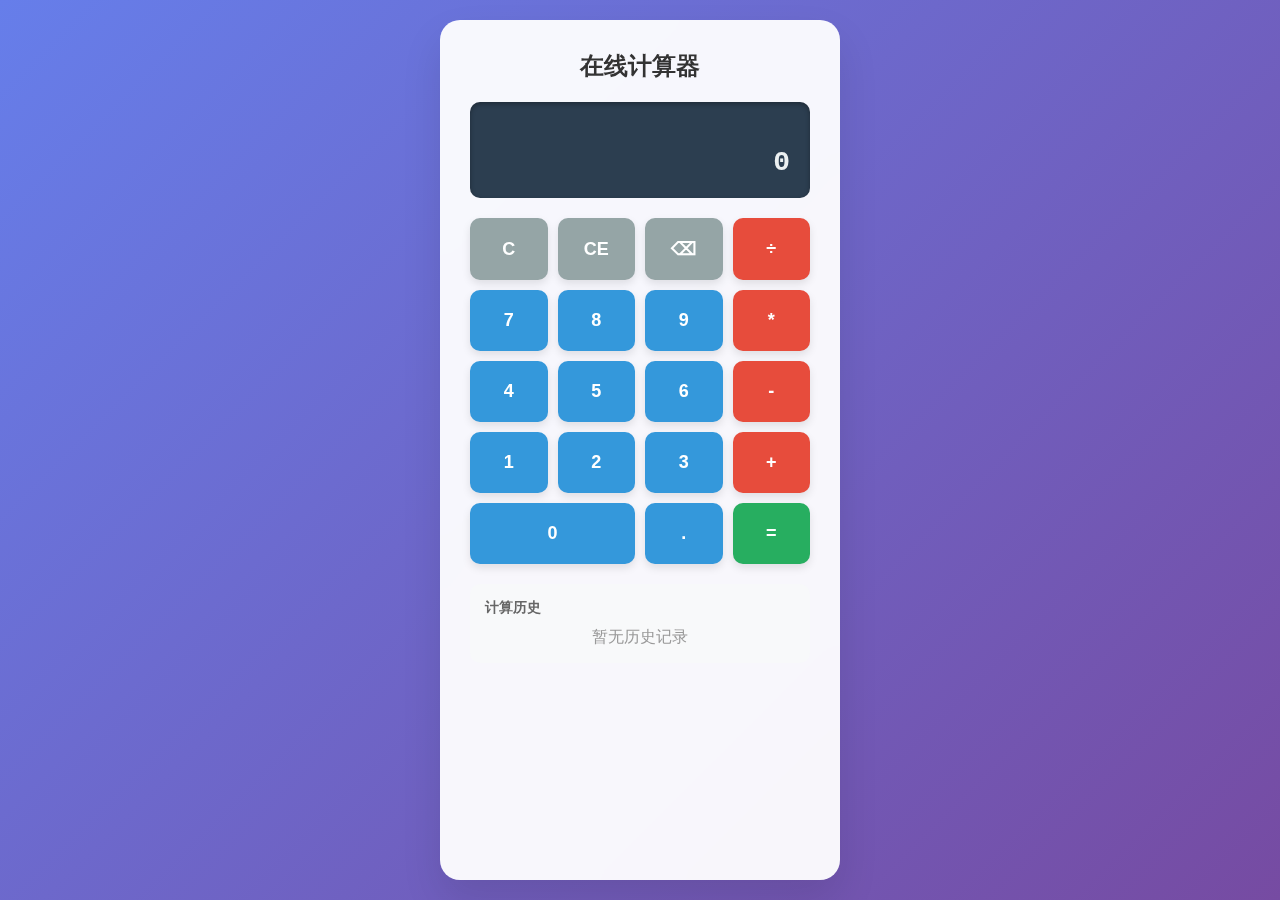
<file: Calculator_page/stastic/index.html>
<!DOCTYPE html>
<html lang="en">
<head>
    <meta charset="UTF-8">
    <meta name="viewport" content="width=device-width, initial-scale=1.0">
    <title>计算器</title>
    <link rel="stylesheet" href="./css/style.css">
</head>
<body>
    <!-- 计算器外壳 -->
    <div class="calculator-container">
        <h1 class="calculator-title">在线计算器</h1>

        <!-- 显示屏：上方表达式 / 下方结果 -->
        <div class="display">
            <div class="expression" id="expression"></div>
            <div class="result" id="result">0</div>
        </div>

        <!-- 按钮网格 -->
        <div class="buttons-grid">
            <!-- 第一行：功能键 & 除号 -->
            <button class="btn btn-function" onclick="clearAll()">C</button>
            <button class="btn btn-function" onclick="clearEntry()">CE</button>
            <button class="btn btn-function" onclick="deleteLast()">⌫</button> <!-- 拼写修正 -->
            <button class="btn btn-operator" onclick="appendOperator('/')">÷</button>

            <!-- 数字与运算符继续按 4 列排 -->
            <button class="btn btn-number" onclick="appendNumber('7')">7</button>
            <button class="btn btn-number" onclick="appendNumber('8')">8</button>
            <button class="btn btn-number" onclick="appendNumber('9')">9</button>
            <button class="btn btn-operator" onclick="appendOperator('*')">*</button>

            <button class="btn btn-number" onclick="appendNumber('4')">4</button>
            <button class="btn btn-number" onclick="appendNumber('5')">5</button>
            <button class="btn btn-number" onclick="appendNumber('6')">6</button>
            <button class="btn btn-operator" onclick="appendOperator('-')">-</button>

            <button class="btn btn-number" onclick="appendNumber('1')">1</button>
            <button class="btn btn-number" onclick="appendNumber('2')">2</button>
            <button class="btn btn-number" onclick="appendNumber('3')">3</button>
            <button class="btn btn-operator" onclick="appendOperator('+')">+</button>

            <!-- 最后一行：0 占两格，小数点，等号 -->
            <button class="btn btn-number btn-zero" onclick="appendNumber('0')">0</button>
            <button class="btn btn-number" onclick="appendDecimal()">.</button>
            <button class="btn btn-equals" onclick="calculate()">=</button>
        </div>

        <!-- 计算历史区 -->
        <div class="history" id="history">
            <div class="history-title">计算历史</div>
            <div id="historyList"></div>
        </div>
    </div>

    <!-- 逻辑代码 -->
    <script src="./js/style.js"></script>
</body>
</html>
</file>
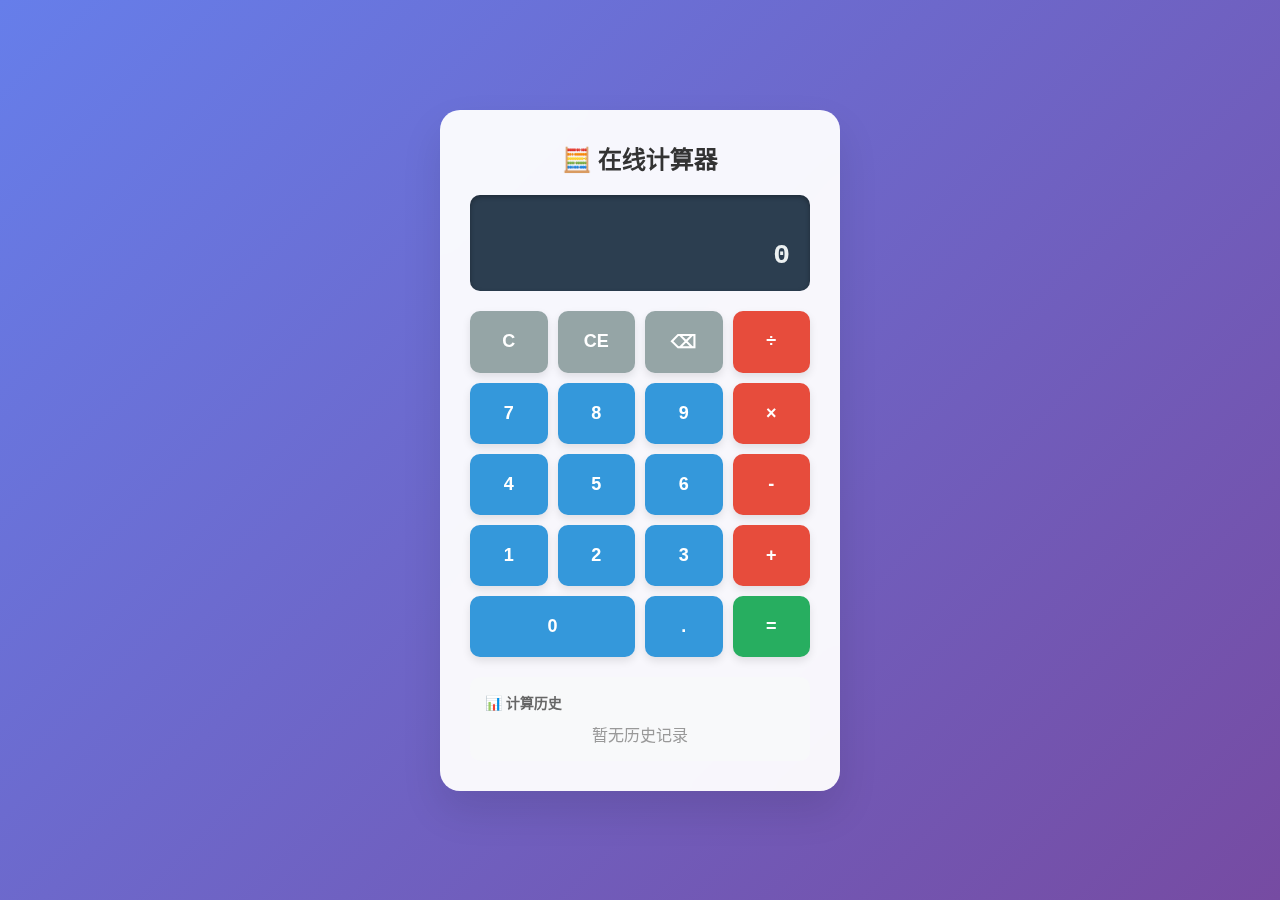
<file: Calculator_page/origin/Calculator.html>
<!DOCTYPE html>
<html lang="zh-CN">
<head>
    <meta charset="UTF-8">
    <meta name="viewport" content="width=device-width, initial-scale=1.0">
    <title>在线计算器</title>
    <style>
        * {
            margin: 0;
            padding: 0;
            box-sizing: border-box;
        }

        body {
            font-family: 'Arial', sans-serif;
            background: linear-gradient(135deg, #667eea 0%, #764ba2 100%);
            min-height: 100vh;
            display: flex;
            justify-content: center;
            align-items: center;
            padding: 20px;
        }

        .calculator-container {
            background: rgba(255, 255, 255, 0.95);
            border-radius: 20px;
            padding: 30px;
            box-shadow: 0 20px 40px rgba(0, 0, 0, 0.1);
            backdrop-filter: blur(10px);
            max-width: 400px;
            width: 100%;
        }

        .calculator-title {
            text-align: center;
            color: #333;
            margin-bottom: 20px;
            font-size: 24px;
            font-weight: bold;
        }

        .display {
            background: #2c3e50;
            color: white;
            font-size: 28px;
            padding: 20px;
            text-align: right;
            border-radius: 10px;
            margin-bottom: 20px;
            min-height: 80px;
            word-wrap: break-word;
            overflow-wrap: break-word;
            font-family: 'Courier New', monospace;
            box-shadow: inset 0 2px 5px rgba(0, 0, 0, 0.3);
        }

        .display .expression {
            font-size: 14px;
            color: #bdc3c7;
            margin-bottom: 5px;
            min-height: 20px;
        }

        .display .result {
            font-size: 28px;
            font-weight: bold;
            color: #ecf0f1;
        }

        .buttons-grid {
            display: grid;
            grid-template-columns: repeat(4, 1fr);
            gap: 10px;
        }

        .btn {
            padding: 20px;
            font-size: 18px;
            border: none;
            border-radius: 10px;
            cursor: pointer;
            transition: all 0.2s ease;
            font-weight: bold;
            box-shadow: 0 4px 8px rgba(0, 0, 0, 0.1);
        }

        .btn:hover {
            transform: translateY(-2px);
            box-shadow: 0 6px 12px rgba(0, 0, 0, 0.15);
        }

        .btn:active {
            transform: translateY(0);
            box-shadow: 0 2px 4px rgba(0, 0, 0, 0.1);
        }

        .btn-number {
            background: #3498db;
            color: white;
        }

        .btn-number:hover {
            background: #2980b9;
        }

        .btn-operator {
            background: #e74c3c;
            color: white;
        }

        .btn-operator:hover {
            background: #c0392b;
        }

        .btn-function {
            background: #95a5a6;
            color: white;
        }

        .btn-function:hover {
            background: #7f8c8d;
        }

        .btn-equals {
            background: #27ae60;
            color: white;
        }

        .btn-equals:hover {
            background: #229954;
        }

        .btn-zero {
            grid-column: span 2;
        }

        .error {
            color: #e74c3c !important;
            font-size: 16px !important;
        }

        .history {
            margin-top: 20px;
            padding: 15px;
            background: #f8f9fa;
            border-radius: 10px;
            max-height: 150px;
            overflow-y: auto;
        }

        .history-title {
            font-size: 14px;
            color: #666;
            margin-bottom: 10px;
            font-weight: bold;
        }

        .history-item {
            font-size: 12px;
            color: #888;
            margin-bottom: 5px;
            padding: 5px;
            background: white;
            border-radius: 5px;
            border-left: 3px solid #3498db;
        }

        @media (max-width: 480px) {
            .calculator-container {
                padding: 20px;
            }
            
            .btn {
                padding: 15px;
                font-size: 16px;
            }
            
            .display {
                font-size: 24px;
                padding: 15px;
            }
        }
    </style>
</head>
<body>
    <div class="calculator-container">
        <h1 class="calculator-title">🧮 在线计算器</h1>
        
        <div class="display">
            <div class="expression" id="expression"></div>
            <div class="result" id="result">0</div>
        </div>

        <div class="buttons-grid">
            <button class="btn btn-function" onclick="clearAll()">C</button>
            <button class="btn btn-function" onclick="clearEntry()">CE</button>
            <button class="btn btn-function" onclick="deleteLast()">⌫</button>
            <button class="btn btn-operator" onclick="appendOperator('/')">÷</button>
            
            <button class="btn btn-number" onclick="appendNumber('7')">7</button>
            <button class="btn btn-number" onclick="appendNumber('8')">8</button>
            <button class="btn btn-number" onclick="appendNumber('9')">9</button>
            <button class="btn btn-operator" onclick="appendOperator('*')">×</button>
            
            <button class="btn btn-number" onclick="appendNumber('4')">4</button>
            <button class="btn btn-number" onclick="appendNumber('5')">5</button>
            <button class="btn btn-number" onclick="appendNumber('6')">6</button>
            <button class="btn btn-operator" onclick="appendOperator('-')">-</button>
            
            <button class="btn btn-number" onclick="appendNumber('1')">1</button>
            <button class="btn btn-number" onclick="appendNumber('2')">2</button>
            <button class="btn btn-number" onclick="appendNumber('3')">3</button>
            <button class="btn btn-operator" onclick="appendOperator('+')">+</button>
            
            <button class="btn btn-number btn-zero" onclick="appendNumber('0')">0</button>
            <button class="btn btn-number" onclick="appendDecimal()">.</button>
            <button class="btn btn-equals" onclick="calculate()">=</button>
        </div>

        <div class="history" id="history">
            <div class="history-title">📊 计算历史</div>
            <div id="historyList"></div>
        </div>
    </div>

    <script>
        let currentExpression = '';
        let currentResult = '0';
        let history = [];
        let shouldResetDisplay = false;

        function updateDisplay() {
            document.getElementById('expression').textContent = currentExpression;
            document.getElementById('result').textContent = currentResult;
        }

        function appendNumber(num) {
            if (shouldResetDisplay) {
                currentExpression = '';
                shouldResetDisplay = false;
            }
            
            // 防止多个前导零
            if (currentExpression === '0' && num === '0') return;
            if (currentExpression === '0' && num !== '0') {
                currentExpression = num;
            } else {
                currentExpression += num;
            }
            updateDisplay();
        }

        function appendOperator(operator) {
            if (shouldResetDisplay) {
                currentExpression = currentResult;
                shouldResetDisplay = false;
            }
            
            // 防止连续输入运算符
            const lastChar = currentExpression.slice(-1);
            if (['+', '-', '*', '/'].includes(lastChar)) {
                currentExpression = currentExpression.slice(0, -1);
            }
            
            currentExpression += operator;
            updateDisplay();
        }

        function appendDecimal() {
            if (shouldResetDisplay) {
                currentExpression = '0';
                shouldResetDisplay = false;
            }
            
            // 获取当前数字部分
            const parts = currentExpression.split(/[\+\-\*\/]/);
            const currentNumber = parts[parts.length - 1];
            
            // 如果当前数字已经包含小数点，则不再添加
            if (currentNumber.includes('.')) return;
            
            // 如果当前数字为空或运算符后，添加0.
            if (currentNumber === '' || ['+', '-', '*', '/'].includes(currentExpression.slice(-1))) {
                currentExpression += '0.';
            } else {
                currentExpression += '.';
            }
            
            updateDisplay();
        }

        function clearAll() {
            currentExpression = '';
            currentResult = '0';
            shouldResetDisplay = false;
            updateDisplay();
        }

        function clearEntry() {
            currentExpression = '';
            updateDisplay();
        }

        function deleteLast() {
            if (currentExpression.length > 0) {
                currentExpression = currentExpression.slice(0, -1);
                updateDisplay();
            }
        }

        function calculate() {
            if (currentExpression === '') return;
            
            try {
                // 替换显示符号为计算符号
                let expression = currentExpression.replace(/×/g, '*').replace(/÷/g, '/');
                
                // 检查表达式是否有效
                if (!isValidExpression(expression)) {
                    throw new Error('无效表达式');
                }
                
                // 计算结果
                let result = eval(expression);
                
                // 处理结果
                if (isNaN(result) || !isFinite(result)) {
                    throw new Error('数学错误');
                }
                
                // 格式化结果
                if (Number.isInteger(result)) {
                    currentResult = result.toString();
                } else {
                    // 保留最多8位小数，避免浮点数精度问题
                    currentResult = parseFloat(result.toFixed(8)).toString();
                }
                
                // 添加到历史记录
                addToHistory(currentExpression, currentResult);
                
                shouldResetDisplay = true;
                
            } catch (error) {
                currentResult = '错误';
                document.getElementById('result').classList.add('error');
                setTimeout(() => {
                    document.getElementById('result').classList.remove('error');
                    currentResult = '0';
                    updateDisplay();
                }, 2000);
            }
            
            updateDisplay();
        }

        function isValidExpression(expr) {
            // 检查括号是否匹配
            let parentheses = 0;
            for (let char of expr) {
                if (char === '(') parentheses++;
                if (char === ')') parentheses--;
                if (parentheses < 0) return false;
            }
            if (parentheses !== 0) return false;
            
            // 检查是否以运算符结尾
            if (['+', '-', '*', '/'].includes(expr.slice(-1))) return false;
            
            // 检查是否包含非法字符
            if (!/^[0-9+\-*/().\s]+$/.test(expr)) return false;
            
            return true;
        }

        function addToHistory(expression, result) {
            const historyItem = {
                expression: expression,
                result: result,
                timestamp: new Date().toLocaleTimeString()
            };
            
            history.unshift(historyItem);
            
            // 只保留最近10条记录
            if (history.length > 10) {
                history = history.slice(0, 10);
            }
            
            updateHistoryDisplay();
        }

        function updateHistoryDisplay() {
            const historyList = document.getElementById('historyList');
            historyList.innerHTML = '';
            
            if (history.length === 0) {
                historyList.innerHTML = '<div style="color: #999; text-align: center;">暂无历史记录</div>';
                return;
            }
            
            history.forEach(item => {
                const historyDiv = document.createElement('div');
                historyDiv.className = 'history-item';
                historyDiv.innerHTML = `
                    <div style="font-size: 11px; color: #999; margin-bottom: 2px;">${item.timestamp}</div>
                    <div>${item.expression} = ${item.result}</div>
                `;
                historyList.appendChild(historyDiv);
            });
        }

        // 键盘支持
        document.addEventListener('keydown', function(event) {
            const key = event.key;
            
            if (key >= '0' && key <= '9') {
                appendNumber(key);
            } else if (['+', '-', '*', '/'].includes(key)) {
                appendOperator(key);
            } else if (key === '.') {
                appendDecimal();
            } else if (key === 'Enter' || key === '=') {
                calculate();
            } else if (key === 'Escape') {
                clearAll();
            } else if (key === 'Backspace') {
                deleteLast();
            }
        });

        // 初始化显示
        updateDisplay();
        updateHistoryDisplay();
    </script>
</body>
</html>
</file>
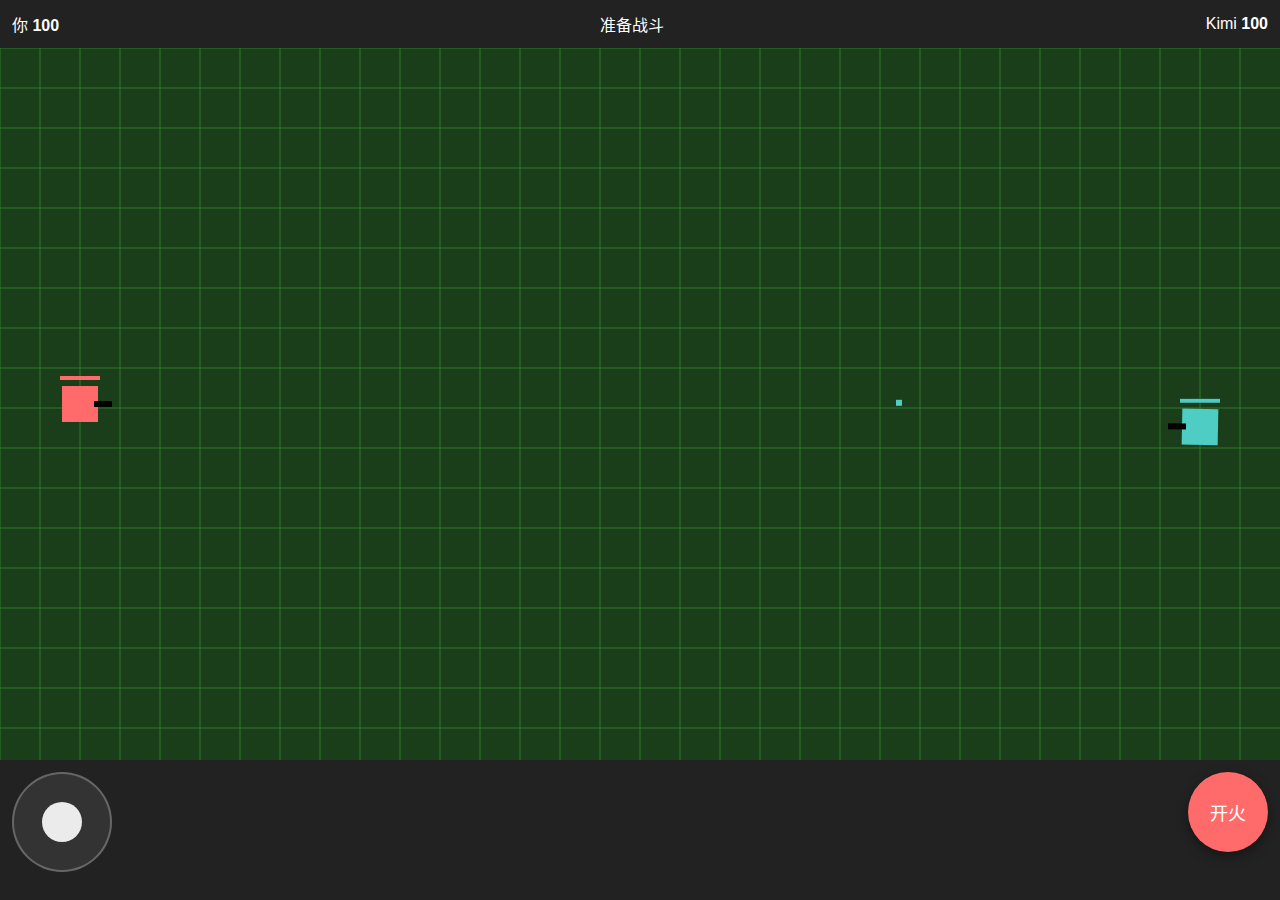
<file: Tank_Game/origin/origin.html>
<!DOCTYPE html>
<html lang="zh-CN">
<head>
    <meta charset="UTF-8">
    <meta name="viewport" content="width=device-width,initial-scale=1.0,user-scalable=no">
    <title>坦克大战 – 挑战 Kimi</title>
    <style>
        *{box-sizing:border-box;margin:0;padding:0}
        body{
            height:100vh;
            background:#111;
            color:#fff;
            font-family:Helvetica,Arial,sans-serif;
            display:flex;
            flex-direction:column;
            overflow:hidden;
            -webkit-user-select:none;user-select:none;
            -webkit-tap-highlight-color:transparent;
        }
        #topBar{
            height:48px;
            background:#222;
            display:flex;
            justify-content:space-between;
            align-items:center;
            padding:0 12px;
            font-size:16px;
        }
        #canvas{
            flex:1;
            width:100%;
            background:#1a3d1a;
            touch-action:none;
        }
        #ctrlRow{
            height:140px;
            background:#222;
            display:flex;
            justify-content:space-between;
            padding:12px;
        }
        .ctrlBox{
            display:flex;
            gap:12px;
        }
        .stick{
            width:100px;height:100px;
            background:rgba(255,255,255,.08);
            border:2px solid rgba(255,255,255,.25);
            border-radius:50%;
            position:relative;
            touch-action:none;
        }
        .knob{
            width:40px;height:40px;
            background:#fff;
            border-radius:50%;
            position:absolute;
            top:50%;left:50%;
            transform:translate(-50%,-50%);
            opacity:.9;
        }
        .btn{
            width:80px;height:80px;
            background:#ff6b6b;
            border-radius:50%;
            font-size:18px;
            color:#fff;
            border:none;
            box-shadow:0 4px 12px rgba(0,0,0,.4);
            display:flex;align-items:center;justify-content:center;
        }
        .btn:active{transform:scale(.92)}
        #pauseMask{
            position:fixed;
            inset:0;
            background:rgba(0,0,0,.75);
            display:none;
            align-items:center;
            justify-content:center;
            flex-direction:column;
            gap:20px;
            font-size:24px;
        }
        #pauseMask button{
            padding:12px 24px;
            font-size:18px;
            border:none;
            border-radius:8px;
            background:#4ecdc4;
            color:#111;
        }
    </style>
</head>
<body>

<header id="topBar">
    <span>你 <b id="myHP">100</b></span>
    <span id="status">准备战斗</span>
    <span>Kimi <b id=kimiHP>100</b></span>
</header>

<canvas id="canvas"></canvas>

<div id="ctrlRow">
    <div class="ctrlBox">
        <div class="stick" id="moveStick"><div class="knob"></div></div>
    </div>
    <div class="ctrlBox">
        <button class="btn" id="fireBtn">开火</button>
    </div>
</div>

<div id="pauseMask">
    <div id="finalTxt"></div>
    <button onclick="resetGame()">再来一局</button>
</div>

<script>
const canvas=document.getElementById('canvas'),ctx=canvas.getContext('2d');
const moveStick=document.getElementById('moveStick'),knob=moveStick.querySelector('.knob');
const fireBtn=document.getElementById('fireBtn');

function resize(){canvas.width=window.innerWidth;canvas.height=canvas.clientHeight;}
window.addEventListener('resize',resize);resize();

const T={w:36,h:36,speed:3,bulletSpd:7,fireCd:400};
let W=canvas.width,H=canvas.height;

// 玩家坦克
const player={x:80,y:H/2,angle:0,hp:100,lastFire:0,bullets:[]};
// Kimi 坦克
const kimi={x:W-80,y:H/2,angle:Math.PI,hp:100,lastFire:0,bullets:[],aiCd:0};

function drawTank(t,col){
    ctx.save();
    ctx.translate(t.x,t.y);
    ctx.rotate(t.angle);
    ctx.fillStyle=col;
    ctx.fillRect(-T.w/2,-T.h/2,T.w,T.h);
    ctx.fillStyle='#000';
    ctx.fillRect(T.w/2-4,-3,18,6);
    ctx.restore();
    // 血条
    ctx.fillStyle='#000';
    ctx.fillRect(t.x-20,t.y-T.h/2-10,40,4);
    ctx.fillStyle=col;
    ctx.fillRect(t.x-20,t.y-T.h/2-10,(t.hp/100)*40,4);
}

function drawBullets(arr,col){
    ctx.fillStyle=col;
    arr.forEach(b=>ctx.fillRect(b.x-3,b.y-3,6,6));
}

function bulletUpdate(arr){
    for(let i=arr.length-1;i>=0;i--){
        let b=arr[i];
        b.x+=b.vx;b.y+=b.vy;
        if(b.x<0||b.x>W||b.y<0||b.y>H)arr.splice(i,1);
    }
}

function dist(a,b){return Math.hypot(a.x-b.x,a.y-b.y);}
function hit(t,b){return dist(t,b)<T.w/2+4;}

function checkHit(){
    player.bullets.forEach((b,i)=>{
        if(hit(kimi,b)){kimi.hp-=25;player.bullets.splice(i,1);if(kimi.hp<=0)endGame(true);}
    });
    kimi.bullets.forEach((b,i)=>{
        if(hit(player,b)){player.hp-=25;kimi.bullets.splice(i,1);if(player.hp<=0)endGame(false);}
    });
}

function updateHP(){
    document.getElementById('myHP').textContent=Math.max(0,player.hp);
    document.getElementById('kimiHP').textContent=Math.max(0,kimi.hp);
}

function endGame(win){
    gameOver=true;
    document.getElementById('finalTxt').textContent=win?'你击败了 Kimi！':'Kimi 获胜，再接再厉！';
    document.getElementById('pauseMask').style.display='flex';
}

// 简单 AI：瞄准+随机开火+躲避
function kimiAI(){
    if(gameOver)return;
    // 角度瞄准
    let dx=player.x-kimi.x,dy=player.y-kimi.y;
    let target=Math.atan2(dy,dx);
    kimi.angle=target;
    // 移动：被瞄准时横向移动
    let danger=player.bullets.some(b=>Math.abs(b.vx)>0&&Math.abs(b.x-kimi.x)<150);
    if(danger){
        let perp=kimi.angle+Math.PI/2;
        kimi.y+=Math.sin(perp)*2;
    }else{
        // 上下微移
        kimi.y+=(Math.sin(Date.now()/600)>0?1:-1)*1.2;
    }
    kimi.y=Math.max(T.h/2,Math.min(H-T.h/2,kimi.y));
    // 开火
    if(Date.now()-kimi.lastFire>600+Math.random()*400){
        kimi.bullets.push({x:kimi.x,y:kimi.y,vx:Math.cos(kimi.angle)*T.bulletSpd,vy:Math.sin(kimi.angle)*T.bulletSpd});
        kimi.lastFire=Date.now();
    }
}

// 操控
let mv={x:0,y:0},firing=false;
function touchCtrl(){
    player.x+=mv.x*T.speed;player.y+=mv.y*T.speed;
    if(player.x<T.w/2)player.x=T.w/2;if(player.x>W-T.w/2)player.x=W-T.w/2;
    if(player.y<T.h/2)player.y=T.h/2;if(player.y>H-T.h/2)player.y=H-T.h/2;
    if(firing&&Date.now()-player.lastFire>T.fireCd){
        player.bullets.push({x:player.x,y:player.y,vx:Math.cos(player.angle)*T.bulletSpd,vy:Math.sin(player.angle)*T.bulletSpd});
        player.lastFire=Date.now();
    }
}

// 虚拟摇杆
let stickActive=false;
function handleStick(e){
    e.preventDefault();
    const t=e.touches[0];
    const rect=moveStick.getBoundingClientRect();
    const cx=rect.left+rect.width/2,cy=rect.top+rect.height/2;
    let x=t.clientX-cx,y=t.clientY-cy;
    let d=Math.hypot(x,y),max=rect.width/2-20;
    if(d>max){x=x/d*max;y=y/d*max;d=max;}
    knob.style.transform=`translate(${x}px,${y}px)`;
    mv.x=x/max;mv.y=y/max;
    if(mv.x!==0||mv.y!==0)player.angle=Math.atan2(mv.y,mv.x);
}
moveStick.addEventListener('touchstart',e=>{stickActive=true;handleStick(e)});
moveStick.addEventListener('touchmove',e=>{if(stickActive)handleStick(e)});
moveStick.addEventListener('touchend',e=>{stickActive=false;mv={x:0,y:0};knob.style.transform='translate(0,0)'});

fireBtn.addEventListener('touchstart',e=>{firing=true;e.preventDefault()});
fireBtn.addEventListener('touchend',e=>{firing=false;e.preventDefault()});

// 主循环
let gameOver=false;
function loop(){
    ctx.clearRect(0,0,W,H);
    // 背景网格
    ctx.strokeStyle='#2d7a2d';ctx.lineWidth=1;
    for(let i=0;i<W;i+=40){ctx.beginPath();ctx.moveTo(i,0);ctx.lineTo(i,H);ctx.stroke();}
    for(let i=0;i<H;i+=40){ctx.beginPath();ctx.moveTo(0,i);ctx.lineTo(W,i);ctx.stroke();}

    if(!gameOver){
        touchCtrl();
        kimiAI();
        bulletUpdate(player.bullets);
        bulletUpdate(kimi.bullets);
        checkHit();
        updateHP();
    }
    drawTank(player,'#ff6b6b');
    drawTank(kimi,'#4ecdc4');
    drawBullets(player.bullets,'#ff6b6b');
    drawBullets(kimi.bullets,'#4ecdc4');
    requestAnimationFrame(loop);
}
function resetGame(){
    player.hp=kimi.hp=100;
    player.x=80;player.y=H/2;
    kimi.x=W-80;kimi.y=H/2;
    player.bullets=[];kimi.bullets=[];
    gameOver=false;
    document.getElementById('pauseMask').style.display='none';
    updateHP();
}
resetGame();
loop();
</script>
</body>
</html>
</file>
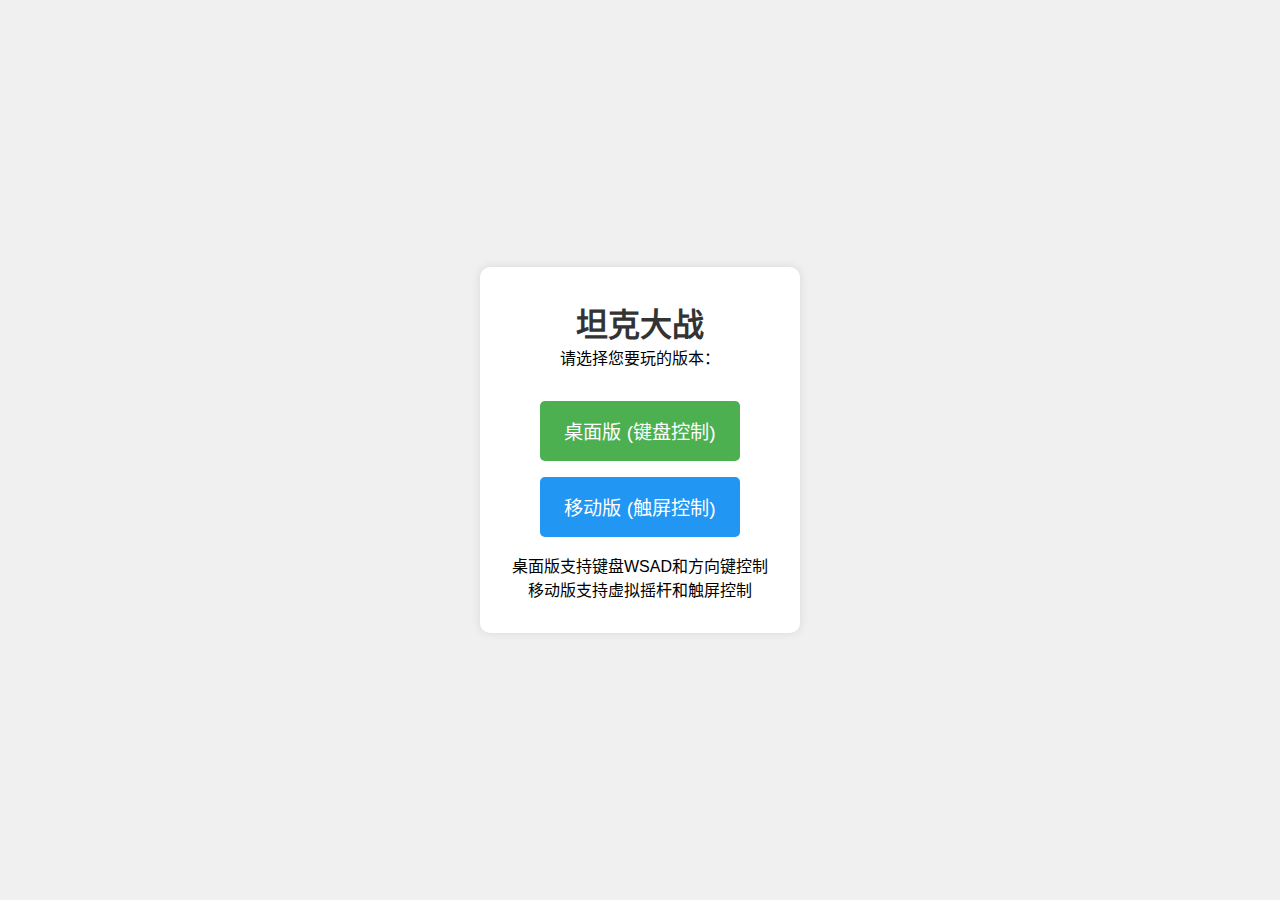
<file: Tank_Game/static/Tank.html>
<!DOCTYPE html>
<html lang="zh-CN">
<head>
    <meta charset="UTF-8">
    <meta name="viewport" content="width=device-width, initial-scale=1.0">
    <title>坦克大作战</title>
    <link rel="stylesheet" href="../static/css/css.css">
</head>
<body>
    <!-- 版本选择页面 -->
    <div id="versionSelect">
        <div class="container">
            <h1>坦克大战</h1>
            <p>请选择您要玩的版本：</p>
            <div class="buttons">
                <button class="btn btn-desktop" id="desktopVersion">桌面版 (键盘控制)</button>
                <button class="btn btn-mobile" id="mobileVersion">移动版 (触屏控制)</button>
            </div>
            <p>桌面版支持键盘WSAD和方向键控制<br>移动版支持虚拟摇杆和触屏控制</p>
        </div>
    </div>

    <!-- 游戏容器 -->
    <div id="gameContainer">
        <header id="topBar">
            <div id="modeSelection">
                <span>游戏模式:</span>
                <div id="modeButtons">
                    <button id="mode1v1" class="mode-btn active">1v1</button>
                    <button id="mode2v2" class="mode-btn">2v2</button>
                </div>
            </div>
            <div id="scores">
                <div class="player-score player1">玩家1: <span id="player1HP">100</span></div>
                <div class="player-score player2">玩家2: <span id="player2HP">100</span></div>
                <div class="player-score player3" style="display:none;">玩家3: <span id="player3HP">100</span></div>
                <div class="player-score player4" style="display:none;">玩家4: <span id="player4HP">100</span></div>
            </div>
            <div></div> <!-- 占位元素保持居中 -->
        </header>

        <canvas id="canvas"></canvas>

        <div id="ctrlRow">
            <div class="ctrlBox">
                <div class="stick" id="moveStick"><div class="knob"></div></div>
            </div>
            <div class="ctrlBox">
                <button class="btn-fire" id="fireBtn">开火</button>
            </div>
        </div>

        <div id="countdownOverlay"></div>

        <div id="pauseMask">
            <div id="finalTxt"></div>
            <button id="restartBtn">再来一局</button>
        </div>
    </div>

    <script src="../static/js/game.js"></script>
</body>
</html>
</file>
<file: Calculator_page/stastic/css/style.css>
* {
    margin: 0;
    padding: 0;
    box-sizing: border-box;
}

body {
    font-family: 'Arail', sans-serif;
    /* 渐变类型：linear-gradient 
    * 渐变方向：135deg 
    * 色标列表：#667eea 从 0% 位置开始，#764ba2 到 100% 位置结束 */
    background: linear-gradient(135deg, #667eea 0%, #764ba2 100%);
    /* 这个元素表示最起码要撑满一整屏高度；如果内容超出，就继续往下延伸 */
    min-height: 100vh;
    display: flex;
    justify-content: center;
    padding: 20px;
}

/* 整个计算器卡片的“外壳” */
.calculator-container {
    /* 白底，但只给 95 % 不透明度，微微透背景 */
    background: rgba(255, 255, 255, 0.95);

    /* 四个角统一 20 px 大圆角，立刻摆脱“死板矩形” */
    border-radius: 20px;

    /* 内容区四边留出 30 px 内边距，文字/按钮不会贴边，有“呼吸感” */
    padding: 30px;

    /* 水平 0、垂直 20 px、模糊 40 px、颜色 10 % 黑 → 柔和长投影，让卡片“浮”起来 */
    box-shadow: 0 20px 40px rgba(0, 0, 0, 0.1);

    /* 把卡片后方区域高斯模糊 10 px，产生毛玻璃效果；需要半透明背景才能看见模糊 */
    backdrop-filter: blur(10px);

    /* 最大 400 px，再大就停止横向扩展，保持精致比例 */
    max-width: 400px;

    /* 在小于 400 px 的屏上自动撑满可用宽度，实现响应式 */
    width: 100%;
}

/* 计算器顶部标题“🧮 在线计算器” */
.calculator-title {
    text-align: center;
    /* 水平居中 */
    color: #333;
    /* 深灰色，对比度足够又不太刺眼 */
    margin-bottom: 20px;
    /* 与下方显示屏留 20 px 间距 */
    font-size: 24px;
    /* 字号放大，突出标题 */
    font-weight: bold;
    /* 加粗，视觉权重更高 */
}

/* 整个显示屏容器的样式 */
.display {
    background: #2c3e50;
    /* 深蓝灰背景，像 LCD 屏 */
    color: white;
    /* 默认文字白色 */
    font-size: 28px;
    /* 结果数字大号 */
    padding: 20px;
    /* 内边距，数字不贴边 */
    text-align: right;
    /* 右对齐，符合计算器习惯 */
    border-radius: 10px;
    /* 圆角，与外壳呼应 */
    margin-bottom: 20px;
    /* 与下方按钮组留间距 */
    min-height: 80px;
    /* 最少两行高，防止空白时塌陷 */
    word-wrap: break-word;
    /* 旧版浏览器长单词换行 */
    overflow-wrap: break-word;
    /* 标准长单词/数字换行，防止撑爆 */
    font-family: 'Courier New', monospace;
    /* 等宽字体，数字对齐更整齐 */
    box-shadow: inset 0 2px 5px rgba(0, 0, 0, 0.3);
    /* 内阴影，凹进去的屏幕感 */
}

/* 上方小字：正在输入的表达式 */
.display .expression {
    font-size: 14px;
    /* 小号字体 */
    color: #bdc3c7;
    /* 浅灰，降低视觉重量 */
    margin-bottom: 5px;
    /* 与结果留点空隙 */
    min-height: 20px;
    /* 保证即使为空也占高度，防止跳动 */
}

/* 下方大字：最终计算结果 */
.display .result {
    font-size: 28px;
    /* 突出结果 */
    font-weight: bold;
    /* 加粗，更显眼 */
    color: #ecf0f1;
    /* 比纯白柔和一点，护眼 */
}

/* 按钮整体网格布局 */
.buttons-grid {
    display: grid;
    /* 开启 Grid 布局 */
    grid-template-columns: repeat(4, 1fr);
    /* 4 列，等宽 */
    gap: 10px;
    /* 行列间距 10 px */
}

/* 所有按钮的通用底子 */
.btn {
    padding: 20px;
    /* 上下左右留足可点区域 */
    font-size: 18px;
    /* 字号适中 */
    border: none;
    /* 去掉默认边框 */
    border-radius: 10px;
    /* 圆角，与外壳风格一致 */
    cursor: pointer;
    /* 鼠标悬停变手型，提示可点 */
    transition: all 0.2s ease;
    /* 任何属性变化都 0.2 s 平滑过渡 */
    font-weight: bold;
    /* 字母/数字加粗 */
    box-shadow: 0 4px 8px rgba(0, 0, 0, 0.1);
    /* 初始浮起 4 px */
}

/* 悬停：往上飘 2 px，阴影更大，产生“抬起”错觉 */
.btn:hover {
    transform: translateY(-2px);
    box-shadow: 0 6px 12px rgba(0, 0, 0, 0.15);
}

/* 点击：落回原地，阴影变小，产生“按下”反馈 */
.btn:active {
    transform: translateY(0);
    box-shadow: 0 2px 4px rgba(0, 0, 0, 0.1);
}

/* 数字键配色 */
.btn-number {
    background: #3498db;
    /* 亮蓝 */
    color: white;
}

.btn-number:hover {
    background: #2980b9;
    /* 深蓝 */
}

/* 运算符键配色 */
.btn-operator {
    background: #e74c3c;
    /* 亮红 */
    color: white;
}

.btn-operator:hover {
    background: #c0392b;
    /* 深红 */
}

/* 功能键（C / CE / ⌫）配色 */
.btn-function {
    background: #95a5a6;
    /* 灰蓝 */
    color: white;
}

.btn-function:hover {
    background: #7f8c8d;
    /* 深灰蓝 */
}

/* 等号键配色 */
.btn-equals {
    background: #27ae60;
    /* 亮绿 */
    color: white;
}

.btn-equals:hover {
    background: #229954;
    /* 深绿 */
}

/* 0 号键占两列宽 */
.btn-zero {
    grid-column: span 2;
}

/* 错误提示文字样式（当结果显示“错误”时动态加上） */
.error {
    color: #e74c3c !important;
    /* 强制用亮红色 */
    font-size: 16px !important;
    /* 强制小号字，与正常结果区分 */
}

/* 整个“计算历史”卡片区域 */
.history {
    margin-top: 20px;
    /* 与上方按钮区隔开 20 px */
    padding: 15px;
    /* 内边距，让文字不贴边 */
    background: #f8f9fa;
    /* 浅灰背景，与纯白外壳形成层次 */
    border-radius: 10px;
    /* 圆角，风格统一 */
    max-height: 150px;
    /* 最多 150 px 高，超出才出现滚动条 */
    overflow-y: auto;
    /* 内容过多时垂直滚动，不占额外页面空间 */
}

/* “📊 计算历史”那一行标题 */
.history-title {
    font-size: 14px;
    /* 小号字，不抢镜 */
    color: #666;
    /* 中灰色，降低视觉重量 */
    margin-bottom: 10px;
    /* 与下方历史记录留间距 */
    font-weight: bold;
    /* 加粗，仍是标题 */
}

/* 每一条历史记录（表达式 = 结果） */
.history-item {
    font-size: 12px;
    /* 再小一号，信息密度高 */
    color: #888;
    /* 浅灰，继续降权重 */
    margin-bottom: 5px;
    /* 条目之间留 5 px 缝隙 */
    padding: 5px;
    /* 条目内部留白，易点易读 */
    background: white;
    /* 白底，与浅灰外壳反差，突出条目 */
    border-radius: 5px;
    /* 小圆角，精致 */
    border-left: 3px solid #3498db;
    /* 左侧蓝条，快速视觉标记 */
}

/* 小屏补丁 */
/* 当视口宽度 ≤ 480 px（典型手机竖屏）时生效的“小屏补丁” */
@media (max-width: 480px) {

    /* 计算器外壳：内边距从 30 px 缩小到 20 px，省出可视区域 */
    .calculator-container {
        padding: 20px;
    }

    /* 所有按钮：点击区域缩小到 15 px，字号降到 16 px，避免挤成一团 */
    .btn {
        padding: 15px;
        font-size: 16px;
    }

    /* 显示屏：字号从 28 px 降到 24 px，内边距也同步减到 15 px，保证一行能看全更多数字 */
    .display {
        font-size: 24px;
        padding: 15px;
    }
}
</file>
<file: Tank_Game/static/css/css.css>
* {
    box-sizing: border-box;
    margin: 0;
    padding: 0;
}

body {
    height: 100vh;
    font-family: 'Segoe UI', Helvetica, Arial, sans-serif;
    display: flex;
    flex-direction: column;
    overflow: hidden;
    user-select: none;
}

/* 版本选择页面样式 */
#versionSelect {
    font-family: Arial, sans-serif;
    display: flex;
    justify-content: center;
    align-items: center;
    height: 100vh;
    margin: 0;
    background-color: #f0f0f0;
}

.container {
    text-align: center;
    background-color: white;
    padding: 2rem;
    border-radius: 10px;
    box-shadow: 0 0 10px rgba(0, 0, 0, 0.1);
}

h1 {
    color: #333;
}

.buttons {
    margin-top: 2rem;
}

.btn {
    display: block;
    width: 200px;
    padding: 1rem;
    margin: 1rem auto;
    font-size: 1.2rem;
    border: none;
    border-radius: 5px;
    cursor: pointer;
    transition: background-color 0.3s;
}

.btn-desktop {
    background-color: #4CAF50;
    color: white;
}

.btn-mobile {
    background-color: #2196F3;
    color: white;
}

.btn:hover {
    opacity: 0.9;
}

/* 游戏界面通用样式 */
#gameContainer {
    display: none;
    flex-direction: column;
    height: 100vh;
    width: 100%;
}

#topBar {
    height: 56px;
    background: linear-gradient(to bottom, #333, #222);
    box-shadow: 0 2px 8px rgba(0, 0, 0, 0.5);
    display: flex;
    justify-content: space-between;
    align-items: center;
    padding: 0 20px;
    font-size: 18px;
    font-weight: 500;
    color: #fff;
}

#modeSelection {
    display: flex;
    justify-content: center;
    align-items: center;
    height: 100%;
    gap: 24px;
}

#modeButtons {
    display: flex;
    gap: 12px;
}

.mode-btn {
    padding: 8px 20px;
    background: linear-gradient(to bottom, #4ecdc4, #3ab0a8);
    color: #111;
    border: none;
    border-radius: 6px;
    cursor: pointer;
    font-weight: bold;
    box-shadow: 0 2px 4px rgba(0, 0, 0, 0.3);
    transition: all 0.2s ease;
}

.mode-btn:hover {
    transform: translateY(-2px);
    box-shadow: 0 4px 8px rgba(0, 0, 0, 0.4);
}

.mode-btn.active {
    background: linear-gradient(to bottom, #ff6b6b, #e55555);
    color: white;
}

#canvas {
    flex: 1;
    width: 100%;
    background: #1a3d1a;
    display: block;
}

#countdownOverlay {
    position: fixed;
    inset: 0;
    background: rgba(0, 0, 0, 0.85);
    display: none;
    align-items: center;
    justify-content: center;
    font-size: 140px;
    font-weight: bold;
    z-index: 100;
    text-shadow: 0 0 20px rgba(255, 255, 255, 0.7);
    color: #fff;
}

#pauseMask {
    position: fixed;
    inset: 0;
    background: rgba(0, 0, 0, 0.8);
    display: none;
    align-items: center;
    justify-content: center;
    flex-direction: column;
    gap: 30px;
    font-size: 32px;
    z-index: 50;
    backdrop-filter: blur(4px);
    color: #fff;
}

#pauseMask button {
    padding: 15px 32px;
    font-size: 20px;
    border: none;
    border-radius: 10px;
    background: linear-gradient(to bottom, #4ecdc4, #3da8a0);
    color: #111;
    cursor: pointer;
    font-weight: bold;
    box-shadow: 0 4px 12px rgba(0, 0, 0, 0.4);
    transition: all 0.2s ease;
}

#pauseMask button:hover {
    transform: scale(1.05);
}

#scores {
    display: flex;
    justify-content: space-around;
    width: 100%;
    gap: 15px;
}

.player-score {
    padding: 6px 16px;
    border-radius: 8px;
    font-weight: bold;
    min-width: 100px;
    text-align: center;
    box-shadow: 0 2px 6px rgba(0, 0, 0, 0.3);
}

.player1 {
    background: linear-gradient(to bottom, #ff6b6b, #e55555);
}

.player2 {
    background: linear-gradient(to bottom, #4ecdc4, #3da8a0);
}

.player3 {
    background: linear-gradient(to bottom, #ffe66d, #ffd74d);
    color: #000;
}

.player4 {
    background: linear-gradient(to bottom, #6a0572, #520459);
}

/* 移动版特定样式 */
#gameContainer.mobile-layout #topBar {
    height: 48px;
    background: #222;
    padding: 0 12px;
    font-size: 16px;
}

#gameContainer.mobile-layout #modeSelection {
    gap: 10px;
}

#gameContainer.mobile-layout #modeButtons {
    gap: 5px;
}

#gameContainer.mobile-layout .mode-btn {
    padding: 2px 8px;
    background: #4ecdc4;
    color: #111;
    border-radius: 4px;
    font-size: 14px;
    box-shadow: none;
}

#gameContainer.mobile-layout .mode-btn.active {
    background: #ff6b6b;
    color: white;
}

#gameContainer.mobile-layout #scores {
    gap: 10px;
}

#gameContainer.mobile-layout .player-score {
    padding: 2px 6px;
    border-radius: 4px;
    font-size: 14px;
    min-width: auto;
}

#gameContainer.mobile-layout #canvas {
    touch-action: none;
}

#ctrlRow {
    height: 140px;
    background: #222;
    display: none;
    justify-content: space-between;
    padding: 12px;
}

.ctrlBox {
    display: flex;
    gap: 12px;
}

.stick {
    width: 100px;
    height: 100px;
    background: rgba(255, 255, 255, .08);
    border: 2px solid rgba(255, 255, 255, .25);
    border-radius: 50%;
    position: relative;
    touch-action: none;
}

.knob {
    width: 40px;
    height: 40px;
    background: #fff;
    border-radius: 50%;
    position: absolute;
    top: 50%;
    left: 50%;
    transform: translate(-50%, -50%);
    opacity: .9;
}

.btn-fire {
    width: 80px;
    height: 80px;
    background: #ff6b6b;
    border-radius: 50%;
    font-size: 18px;
    color: #fff;
    border: none;
    box-shadow: 0 4px 12px rgba(0, 0, 0, .4);
    display: flex;
    align-items: center;
    justify-content: center;
}

.btn-fire:active {
    transform: scale(.92);
}

#gameContainer.mobile-layout #ctrlRow {
    display: flex;
}

#gameContainer:not(.mobile-layout) #ctrlRow {
    height: 140px;
    background: #222;
    display: flex;
    justify-content: center;
    align-items: center;
    padding: 12px;
    font-size: 18px;
    color: #fff;
}
</file>
